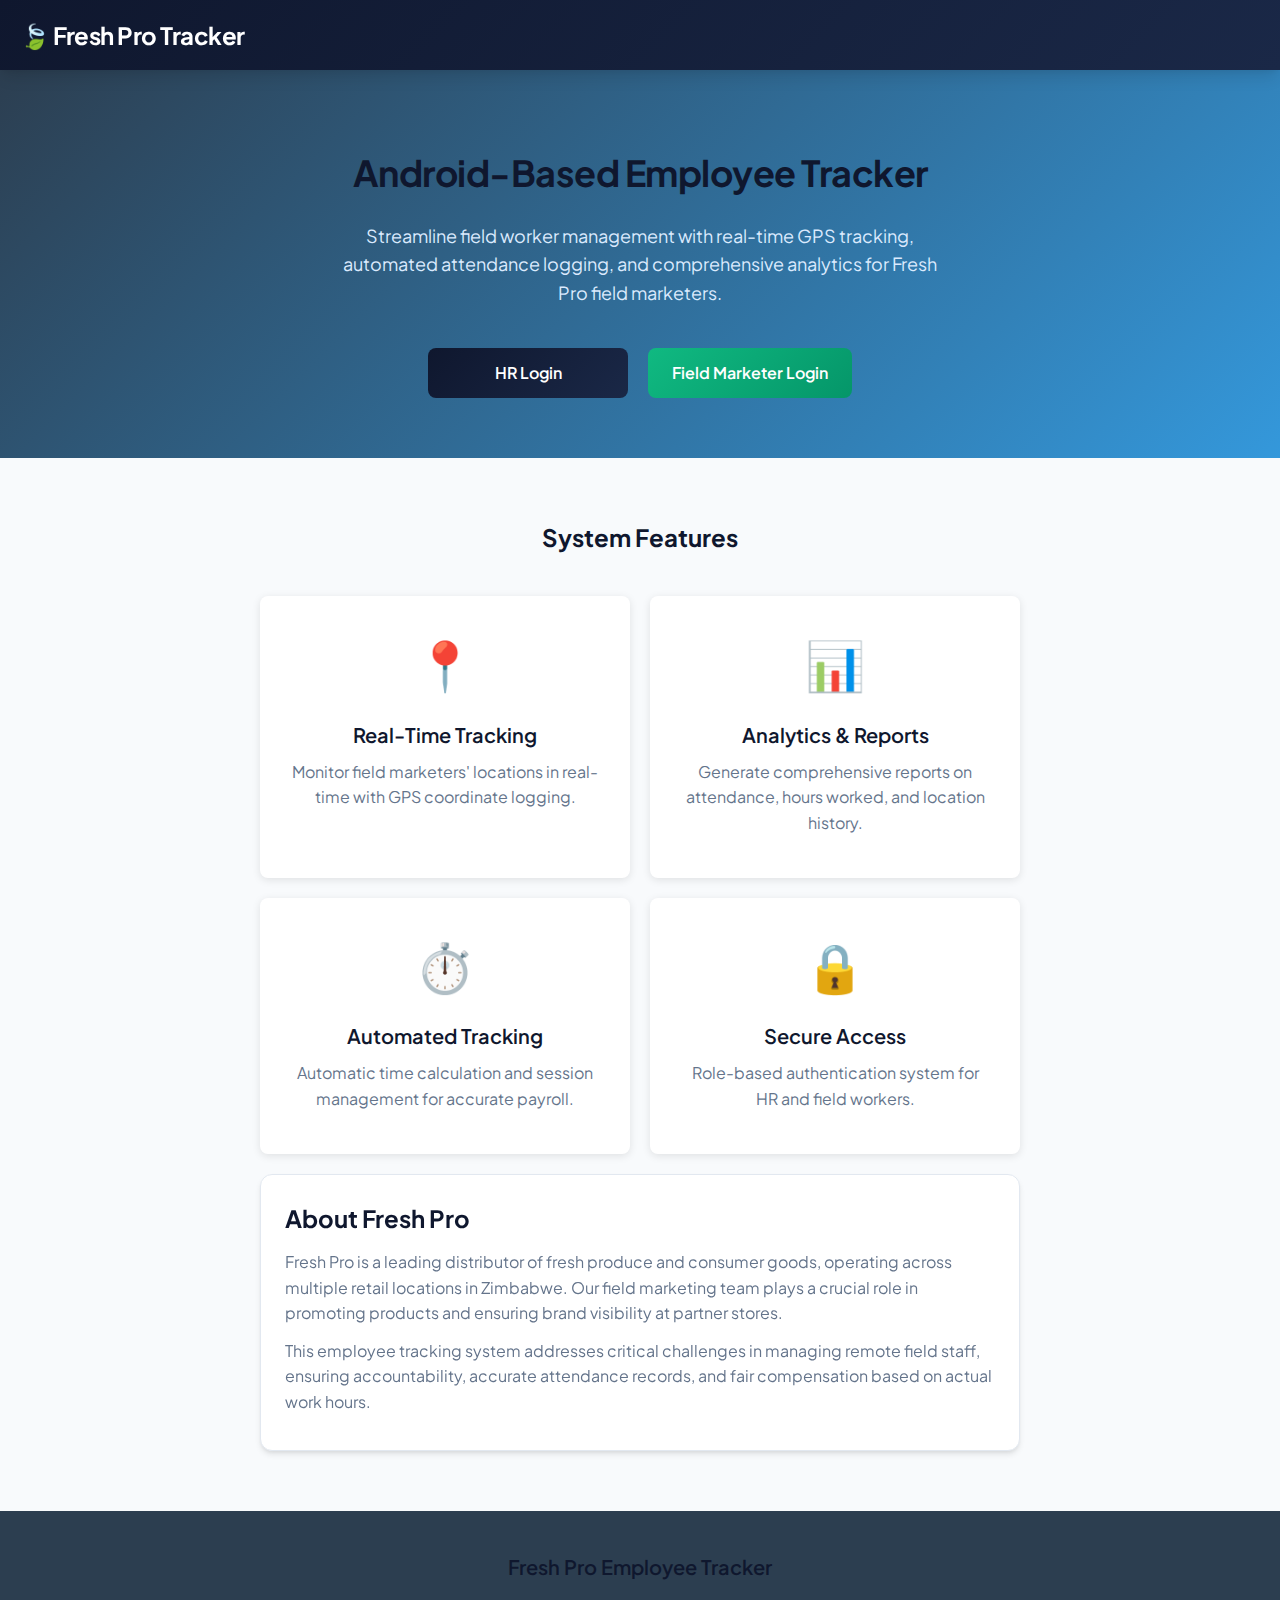
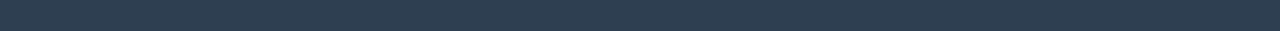
<file: index.html>
<!DOCTYPE html>
<html lang="en">

<head>
    <meta charset="UTF-8">
    <meta name="viewport" content="width=device-width, initial-scale=1.0">
    <title>Fresh Pro Employee Tracker</title>
    <link rel="stylesheet" href="styles.css">
    <style>
        .hero {
            background: linear-gradient(135deg, #2C3E50 0%, #3498DB 100%);
            color: white;
            padding: 80px 20px 60px;
            text-align: center;
            margin-top: 64px;
        }

        .hero h1 {
            font-size: 36px;
            margin-bottom: 20px;
        }

        .hero p {
            font-size: 18px;
            max-width: 600px;
            margin: 0 auto 40px;
        }

        .cta-buttons {
            display: flex;
            gap: 20px;
            justify-content: center;
            flex-wrap: wrap;
            padding: 0 20px;
        }

        .cta-buttons .btn {
            min-width: 200px;
        }

        .company-info {
            max-width: 800px;
            margin: 60px auto;
            padding: 0 20px;
        }

        .features {
            display: grid;
            grid-template-columns: repeat(auto-fit, minmax(250px, 1fr));
            gap: 20px;
            margin-top: 40px;
        }

        .feature-card {
            background: white;
            padding: 30px;
            border-radius: 8px;
            box-shadow: 0 2px 8px rgba(0, 0, 0, 0.1);
            text-align: center;
        }

        .feature-icon {
            font-size: 48px;
            margin-bottom: 16px;
        }

        footer {
            background-color: #2C3E50;
            color: white;
            padding: 40px 20px;
            text-align: center;
            margin-top: 60px;
        }

        @media (max-width: 767px) {
            .hero h1 {
                font-size: 28px;
            }

            .hero p {
                font-size: 16px;
            }

            .cta-buttons {
                flex-direction: column;
                align-items: center;
            }

            .cta-buttons .btn {
                width: 100%;
                max-width: 300px;
            }
        }
    </style>
</head>

<body>
    <!-- Navigation Bar -->
    <nav class="navbar">
        <div class="navbar-content">
            <a href="index.html" class="logo">🍃 Fresh Pro Tracker</a>
        </div>
    </nav>

    <!-- Hero Section -->
    <section class="hero">
        <h1>Android-Based Employee Tracker</h1>
        <p>Streamline field worker management with real-time GPS tracking, automated attendance logging, and
            comprehensive analytics for Fresh Pro field marketers.</p>

        <div class="cta-buttons">
            <a href="auth.html?type=hr" class="btn btn-primary">HR Login</a>
            <a href="auth.html?type=marketer" class="btn btn-secondary">Field Marketer Login</a>
        </div>
    </section>

    <!-- Features Section -->
    <section class="company-info">
        <h2 class="text-center">System Features</h2>
        <div class="features">
            <div class="feature-card">
                <div class="feature-icon">📍</div>
                <h3>Real-Time Tracking</h3>
                <p>Monitor field marketers' locations in real-time with GPS coordinate logging.</p>
            </div>
            <div class="feature-card">
                <div class="feature-icon">📊</div>
                <h3>Analytics & Reports</h3>
                <p>Generate comprehensive reports on attendance, hours worked, and location history.</p>
            </div>
            <div class="feature-card">
                <div class="feature-icon">⏱️</div>
                <h3>Automated Tracking</h3>
                <p>Automatic time calculation and session management for accurate payroll.</p>
            </div>
            <div class="feature-card">
                <div class="feature-icon">🔒</div>
                <h3>Secure Access</h3>
                <p>Role-based authentication system for HR and field workers.</p>
            </div>
        </div>

        <div class="card mt-20">
            <h2>About Fresh Pro</h2>
            <p>Fresh Pro is a leading distributor of fresh produce and consumer goods, operating across multiple retail
                locations in Zimbabwe. Our field marketing team plays a crucial role in promoting products and ensuring
                brand visibility at partner stores.</p>
            <p>This employee tracking system addresses critical challenges in managing remote field staff, ensuring
                accountability, accurate attendance records, and fair compensation based on actual work hours.</p>
        </div>
    </section>

    <!-- Footer -->
    <footer>
        <h3>Fresh Pro Employee Tracker</h3>
     <!--   <p>Contact: +263 772426617</p>-->
    </footer>
</body>

</html>
</file>
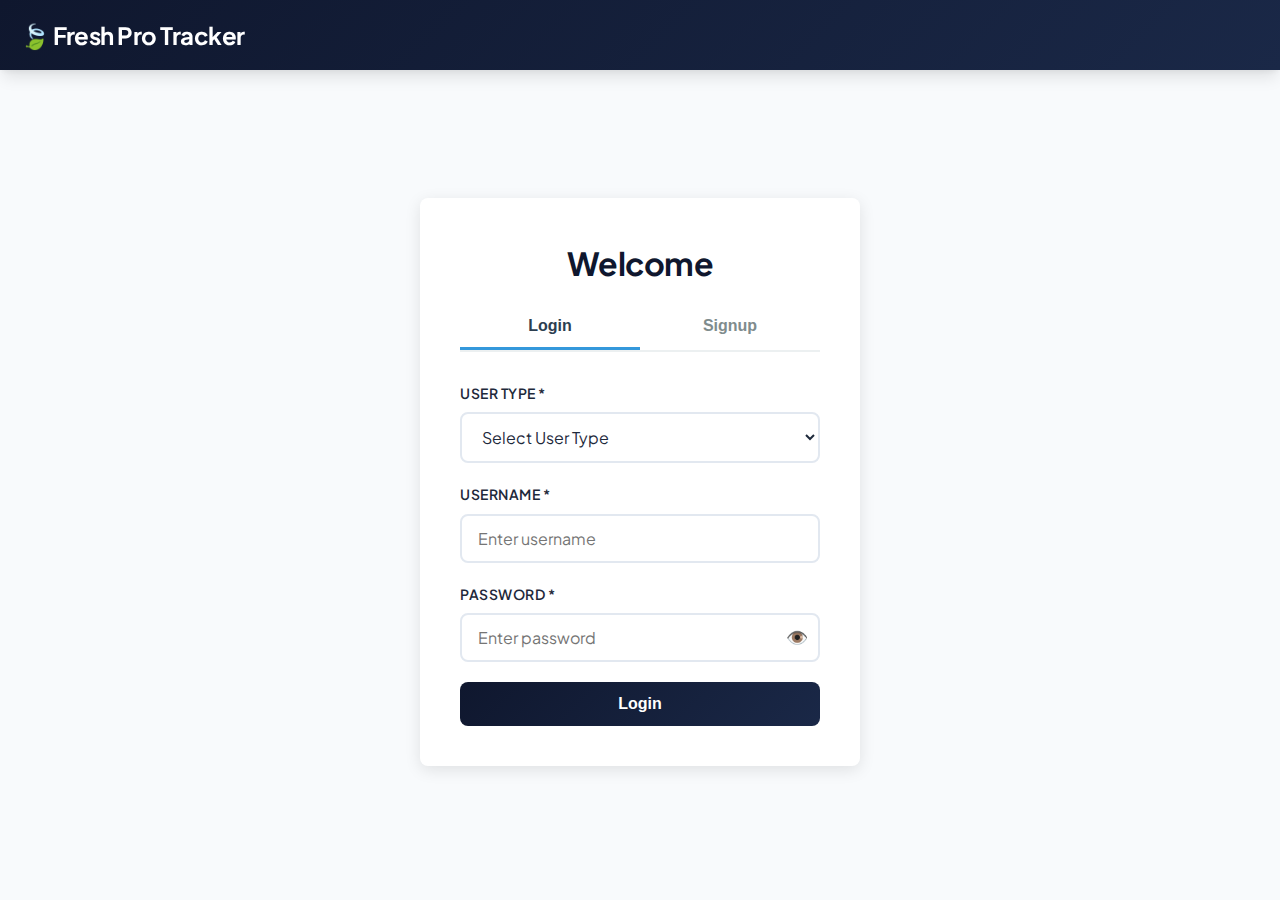
<file: auth.html>
<!DOCTYPE html>
<html lang="en">

<head>
    <meta charset="UTF-8">
    <meta name="viewport" content="width=device-width, initial-scale=1.0">
    <title>Authentication - Fresh Pro Tracker</title>
    <link rel="stylesheet" href="styles.css">
    <style>
        .auth-container {
            min-height: 100vh;
            display: flex;
            align-items: center;
            justify-content: center;
            padding: 20px;
            padding-top: 84px;
        }

        .auth-card {
            background: white;
            border-radius: 8px;
            box-shadow: 0 4px 16px rgba(0, 0, 0, 0.1);
            width: 100%;
            max-width: 440px;
            padding: 40px;
        }

        .auth-tabs {
            display: flex;
            margin-bottom: 30px;
            border-bottom: 2px solid #ECF0F1;
        }

        .auth-tab {
            flex: 1;
            padding: 12px;
            background: none;
            border: none;
            font-size: 16px;
            font-weight: 600;
            color: #7f8c8d;
            cursor: pointer;
            border-bottom: 3px solid transparent;
            transition: all 0.3s;
        }

        .auth-tab.active {
            color: #2C3E50;
            border-bottom-color: #3498DB;
        }

        .auth-form {
            display: none;
        }

        .auth-form.active {
            display: block;
        }

        .password-toggle {
            position: relative;
        }

        .password-toggle-btn {
            position: absolute;
            right: 12px;
            top: 50%;
            transform: translateY(-50%);
            background: none;
            border: none;
            cursor: pointer;
            font-size: 18px;
        }

        .password-strength {
            margin-top: 8px;
            font-size: 12px;
        }

        .strength-weak {
            color: #E74C3C;
        }

        .strength-medium {
            color: #F39C12;
        }

        .strength-strong {
            color: #27AE60;
        }

        @media (max-width: 767px) {
            .auth-card {
                padding: 30px 20px;
            }
        }
    </style>
</head>

<body>
    <!-- Navigation Bar -->
    <nav class="navbar">
        <div class="navbar-content">
            <a href="index.html" class="logo">🍃 Fresh Pro Tracker</a>
        </div>
    </nav>

    <!-- Authentication Container -->
    <div class="auth-container">
        <div class="auth-card">
            <h1 class="text-center">Welcome</h1>

            <!-- Tabs -->
            <div class="auth-tabs">
                <button class="auth-tab active" onclick="switchTab('login')">Login</button>
                <button class="auth-tab" onclick="switchTab('signup')">Signup</button>
            </div>

            <!-- Error/Success Messages -->
            <div id="message-area"></div>

            <!-- Login Form -->
            <form id="login-form" class="auth-form active">
                <div class="form-group">
                    <label class="form-label">User Type *</label>
                    <select id="login-usertype" class="form-select" onchange="toggleShopField()" required>
                        <option value="">Select User Type</option>
                        <option value="hr">HR Personnel</option>
                        <option value="marketer">Field Marketer</option>
                    </select>
                </div>

                <div class="form-group">
                    <label class="form-label">Username *</label>
                    <input type="text" id="login-username" class="form-input" placeholder="Enter username" required>
                </div>

                <div class="form-group">
                    <label class="form-label">Password *</label>
                    <div class="password-toggle">
                        <input type="password" id="login-password" class="form-input" placeholder="Enter password"
                            required>
                        <button type="button" class="password-toggle-btn"
                            onclick="togglePassword('login-password')">👁️</button>
                    </div>
                </div>

                <div class="form-group hidden" id="shop-field">
                    <label class="form-label">Select Shop *</label>
                    <select id="login-shop" class="form-select">
                        <option value="">Loading shops...</option>
                    </select>
                </div>

                <button type="submit" class="btn btn-primary" style="width: 100%;">Login</button>
            </form>

            <!-- Signup Form -->
            <form id="signup-form" class="auth-form">
                <div class="alert alert-info">
                    HR Personnel Only - Field marketers are registered by HR
                </div>

                <div class="form-group">
                    <label class="form-label">Full Name *</label>
                    <input type="text" id="signup-fullname" class="form-input" placeholder="Enter full name" required>
                </div>

                <div class="form-group">
                    <label class="form-label">Username *</label>
                    <input type="text" id="signup-username" class="form-input"
                        placeholder="Choose username (min 4 characters)" required>
                </div>

                <div class="form-group">
                    <label class="form-label">Password *</label>
                    <div class="password-toggle">
                        <input type="password" id="signup-password" class="form-input"
                            placeholder="Create password (min 6 characters)" required oninput="checkPasswordStrength()">
                        <button type="button" class="password-toggle-btn"
                            onclick="togglePassword('signup-password')">👁️</button>
                    </div>
                    <div id="password-strength" class="password-strength"></div>
                </div>

                <div class="form-group">
                    <label class="form-label">Confirm Password *</label>
                    <div class="password-toggle">
                        <input type="password" id="signup-confirm" class="form-input" placeholder="Confirm password"
                            required>
                        <button type="button" class="password-toggle-btn"
                            onclick="togglePassword('signup-confirm')">👁️</button>
                    </div>
                </div>

                <button type="submit" class="btn btn-secondary" style="width: 100%;">Create HR Account</button>
            </form>

            <!-- Loading Spinner -->
            <div id="loading-spinner" class="loading-spinner hidden"></div>
        </div>
    </div>

    <!-- Include config first -->
    <script src="js/config.js"></script>
    <script src="js/auth.js"></script>
</body>

</html>
</file>
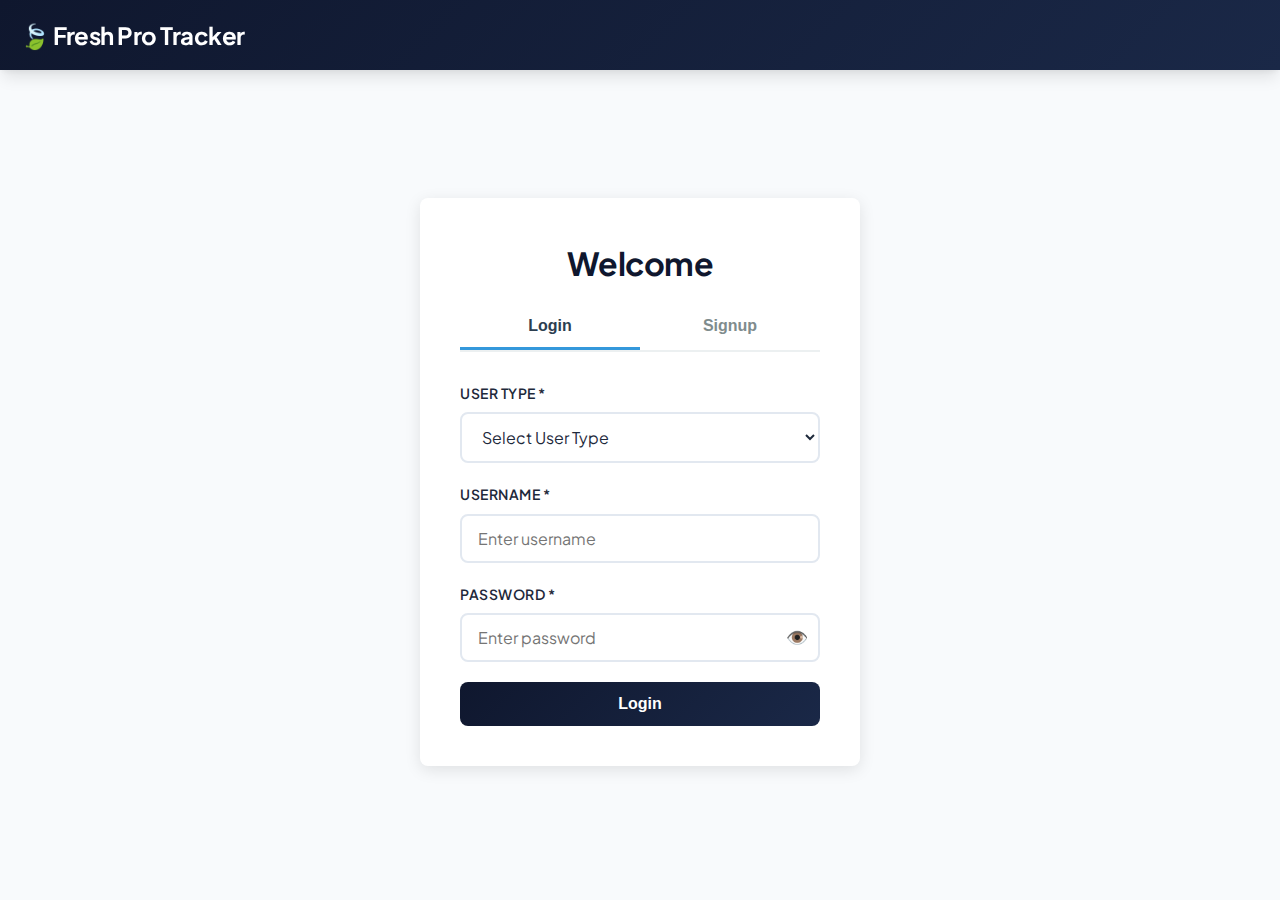
<file: marketer_dashboard.html>
<!DOCTYPE html>
<html lang="en">

<head>
    <meta charset="UTF-8">
    <meta name="viewport" content="width=device-width, initial-scale=1.0">
    <title>Marketer Dashboard - Fresh Pro Tracker</title>
    <link rel="stylesheet" href="styles.css">
    <style>
        .marketer-header {
            background: linear-gradient(135deg, #2C3E50 0%, #27AE60 100%);
            color: white;
            padding: 20px;
            margin-top: 64px;
            text-align: center;
        }

        header p {
            color: white;
        }

        .status-indicator {
            position: fixed;
            top: 74px;
            right: 20px;
            padding: 8px 16px;
            border-radius: 20px;
            font-size: 14px;
            font-weight: 600;
            display: flex;
            align-items: center;
            gap: 8px;
            z-index: 100;
        }

        .status-dot {
            width: 10px;
            height: 10px;
            border-radius: 50%;
            animation: pulse 2s infinite;
        }

        @keyframes pulse {

            0%,
            100% {
                opacity: 1;
            }

            50% {
                opacity: 0.5;
            }
        }

        .status-connected {
            background-color: var(--secondary);
            color: white;
        }

        .status-warning {
            background-color: var(--warning);
            color: white;
        }

        .time-display {
            font-size: 48px;
            font-weight: 700;
            color: var(--secondary);
            text-align: center;
            margin: 20px 0;
            font-family: 'Courier New', monospace;
        }

        .gps-coord {
            font-family: 'Courier New', monospace;
            font-size: 18px;
            color: var(--accent);
            font-weight: 600;
        }

        /* Logout button styling */
        .btn-logout {
            background-color: #e74c3c;
            color: white;
            border: none;
            padding: 8px 20px;
            border-radius: 6px;
            cursor: pointer;
            font-weight: 600;
            transition: background-color 0.3s;
        }

        .btn-logout:hover {
            background-color: #c0392b;
        }

        @media (max-width: 767px) {
            .status-indicator {
                top: 64px;
                right: 10px;
                font-size: 12px;
                padding: 6px 12px;
            }

            .time-display {
                font-size: 36px;
            }
        }
    </style>
</head>

<body>
    <nav class="navbar">
        <div class="navbar-content">
            <a href="#" class="logo">🍃 Fresh Pro Tracker</a>
            <button onclick="handleLogout()" class="btn-logout">Logout</button>
        </div>
    </nav>

    <div class="status-indicator status-connected" id="status-indicator">
        <span class="status-dot" style="background-color: white;"></span>
        <span id="status-text">Connected and Tracking</span>
    </div>

    <header class="marketer-header">
        <h1>Welcome <span id="marketername">Loading...</span></h1>
        <p id="current-datetime"></p>
    </header>

    <main style="max-width: 800px; margin: 0 auto; padding: 24px;">
        <div class="card">
            <div style="text-align: center;">
                <span id="activeStatus" class="badge badge-success"
                    style="font-size: 16px; padding: 8px 20px;">Active</span>
            </div>
            <h2 id="shop" class="text-center" style="margin-top: 20px;">Loading...</h2>
            <div style="border-top: 2px solid var(--background); margin: 20px 0; padding-top: 20px;">
                <p style="text-align: center; color: #7f8c8d; margin-bottom: 8px;">Time at Location</p>
                <div class="time-display" id="elapsed-time">00:00:00</div>
            </div>
            <div style="text-align: center; margin-top: 20px;">
                <p style="color: #7f8c8d; margin-bottom: 8px;">Login Time</p>
                <p id="loginTime" style="font-size: 20px; font-weight: 600;">Loading...</p>
            </div>
        </div>

        <div class="card">
            <h3 class="card-header">📍 GPS Coordinates</h3>
            <div style="display: grid; grid-template-columns: 1fr 1fr; gap: 20px;">
                <div>
                    <p style="color: #7f8c8d; margin-bottom: 8px;">Latitude</p>
                    <p class="gps-coord" id="latitude">Getting location...</p>
                </div>
                <div>
                    <p style="color: #7f8c8d; margin-bottom: 8px;">Longitude</p>
                    <p class="gps-coord" id="longitude">Getting location...</p>
                </div>
            </div>
            <div
                style="margin-top: 20px; padding: 12px; background-color: #e8f5e9; border-radius: 6px; border-left: 4px solid var(--secondary);">
                <p id="locationMessage" style="margin: 0; color: #2e7d32;">✓ GPS tracking active</p>
            </div>
        </div>

        <div class="card">
            <h3 class="card-header">👤 Personal Information</h3>
            <div style="display: grid; gap: 16px;">
                <div>
                    <p style="color: #7f8c8d; font-size: 14px;">Full Name</p>
                    <p id="markerterfullName" style="font-weight: 600;">Loading...</p>
                </div>
                <div>
                    <p style="color: #7f8c8d; font-size: 14px;">Marketer ID</p>
                    <p id="markerterID" style="font-weight: 600;">Loading...</p>
                </div>
                <div>
                    <p style="color: #7f8c8d; font-size: 14px;">Assigned Shop</p>
                    <p id="assignedShop" style="font-weight: 600;">Loading...</p>
                </div>
            </div>
        </div>

        <div class="card">
            <h3 class="card-header">📊 Today's Summary</h3>
            <div style="display: grid; grid-template-columns: repeat(auto-fit, minmax(150px, 1fr)); gap: 20px;">
                <div style="text-align: center;">
                    <p style="color: #7f8c8d; font-size: 14px; margin-bottom: 8px;">Total Hours Today</p>
                    <p id="todayHoursSpend" style="font-size: 32px; font-weight: 700; color: var(--primary);">0.0h</p>
                </div>
                <div style="text-align: center;">
                    <p style="color: #7f8c8d; font-size: 14px; margin-bottom: 8px;">First Login</p>
                    <p id="firstTimeLoginTime" style="font-size: 20px; font-weight: 600; color: var(--secondary);">--:--
                    </p>
                </div>
                <div style="text-align: center;">
                    <p style="color: #7f8c8d; font-size: 14px; margin-bottom: 8px;">Status</p>
                    <span id="active_Status" class="badge badge-success">Active</span>
                </div>
            </div>
        </div>

        <div id="alert-area"></div>
    </main>

    <script src="js/config.js"></script>
    <script src="js/m_dash_js.js"></script>
</body>

</html>
</file>
<file: styles.css>
/* Fresh Pro Employee Tracker - Styles */
/* Mobile-First Approach with Modern Aesthetics */

/* Import Fonts */
@import url('https://fonts.googleapis.com/css2?family=Plus+Jakarta+Sans:wght@400;500;600;700&family=Inter:wght@400;500;600;700&display=swap');

/* CSS Variables for Modern Color Scheme */
:root {
  --primary: #0F172E;
  --primary-light: #1A2847;
  --secondary: #10B981;
  --secondary-dark: #059669;
  --secondary-light: #D1FAE5;
  --accent: #3B82F6;
  --accent-light: #DBEAFE;
  --accent-dark: #1E40AF;
  --warning: #F59E0B;
  --danger: #EF4444;
  --danger-dark: #DC2626;
  --background: #F8FAFC;
  --surface: #FFFFFF;
  --surface-alt: #F1F5F9;
  --border: #E2E8F0;
  --text: #1E293B;
  --text-secondary: #64748B;
  --text-muted: #94A3B8;
  --white: #FFFFFF;
  --shadow-sm: 0 1px 2px 0 rgba(0, 0, 0, 0.05);
  --shadow-md: 0 4px 6px -1px rgba(0, 0, 0, 0.1), 0 2px 4px -1px rgba(0, 0, 0, 0.06);
  --shadow-lg: 0 10px 15px -3px rgba(0, 0, 0, 0.1), 0 4px 6px -2px rgba(0, 0, 0, 0.05);
  --shadow-xl: 0 20px 25px -5px rgba(0, 0, 0, 0.1), 0 10px 10px -5px rgba(0, 0, 0, 0.04);
  --border-radius: 12px;
  --transition: all 0.3s cubic-bezier(0.4, 0, 0.2, 1);
}

/* Reset and Base Styles */
* {
  margin: 0;
  padding: 0;
  box-sizing: border-box;
}

body {
  font-family: 'Plus Jakarta Sans', 'Inter', sans-serif;
  font-size: 16px;
  line-height: 1.6;
  color: var(--text);
  background-color: var(--background);
  -webkit-font-smoothing: antialiased;
  -moz-osx-font-smoothing: grayscale;
}

/* Typography */
h1 { 
  font-size: 32px; 
  font-weight: 700; 
  margin-bottom: 16px;
  color: var(--primary);
  letter-spacing: -0.5px;
}

h2 { 
  font-size: 24px; 
  font-weight: 700; 
  margin-bottom: 12px;
  color: var(--primary);
}

h3 { 
  font-size: 20px; 
  font-weight: 600; 
  margin-bottom: 8px;
  color: var(--primary);
}

p { margin-bottom: 12px; color: var(--text-secondary); }

.hero p{
  color: var(--accent-light);
}

/* Navigation Bar */
.navbar {
  background: linear-gradient(135deg, var(--primary) 0%, var(--primary-light) 100%);
  color: var(--white);
  padding: 16px 20px;
  position: fixed;
  top: 0;
  width: 100%;
  z-index: 1000;
  box-shadow: var(--shadow-lg);
  backdrop-filter: blur(10px);
}

.navbar-content {
  display: flex;
  justify-content: space-between;
  align-items: center;
  max-width: 1400px;
  margin: 0 auto;
}

.logo { 
  font-size: 24px; 
  font-weight: 700; 
  color: var(--white); 
  text-decoration: none;
  letter-spacing: -0.5px;
}

.menu-toggle { 
  display: none; 
  background: none; 
  border: none; 
  color: var(--white); 
  font-size: 24px; 
  cursor: pointer;
  transition: var(--transition);
}

.menu-toggle:hover {
  transform: scale(1.1);
}

/* Buttons */
.btn {
  display: inline-block;
  padding: 12px 24px;
  border-radius: 8px;
  font-size: 16px;
  font-weight: 600;
  text-decoration: none;
  border: none;
  cursor: pointer;
  transition: var(--transition);
  min-height: 44px;
  text-align: center;
  position: relative;
  overflow: hidden;
}

.btn::before {
  content: '';
  position: absolute;
  top: 50%;
  left: 50%;
  width: 0;
  height: 0;
  border-radius: 50%;
  background: rgba(255, 255, 255, 0.3);
  transform: translate(-50%, -50%);
  transition: width 0.6s, height 0.6s;
}

.btn:active::before {
  width: 300px;
  height: 300px;
}

.btn-primary { 
  background: linear-gradient(135deg, var(--primary) 0%, var(--primary-light) 100%);
  color: var(--white); 
}

.btn-primary:hover { 
  transform: translateY(-2px);
  box-shadow: var(--shadow-lg);
}

.btn-secondary { 
  background: linear-gradient(135deg, var(--secondary) 0%, var(--secondary-dark) 100%);
  color: var(--white); 
}

.btn-secondary:hover { 
  transform: translateY(-2px);
  box-shadow: var(--shadow-lg);
}

.btn-accent { 
  background: linear-gradient(135deg, var(--accent) 0%, var(--accent-dark) 100%);
  color: var(--white); 
}

.btn-accent:hover {
  transform: translateY(-2px);
  box-shadow: var(--shadow-lg);
}

.btn-danger { 
  background: linear-gradient(135deg, var(--danger) 0%, var(--danger-dark) 100%);
  color: var(--white); 
}

.btn-danger:hover {
  transform: translateY(-2px);
  box-shadow: var(--shadow-lg);
}

.btn-outline { 
  background-color: transparent; 
  border: 2px solid var(--primary); 
  color: var(--primary);
}

.btn-outline:hover {
  background-color: var(--primary);
  color: var(--white);
}

/* Cards */
.card {
  background-color: var(--surface);
  border-radius: var(--border-radius);
  padding: 24px;
  margin-bottom: 20px;
  box-shadow: var(--shadow-md);
  border: 1px solid var(--border);
  transition: var(--transition);
  backdrop-filter: blur(10px);
}

.card:hover {
  box-shadow: var(--shadow-lg);
  border-color: var(--accent-light);
  transform: translateY(-2px);
}

.card-header {
  border-bottom: 2px solid var(--border);
  padding-bottom: 12px;
  margin-bottom: 16px;
}

/* Forms */
.form-group {
  margin-bottom: 20px;
}

.form-label {
  display: block;
  margin-bottom: 8px;
  font-weight: 600;
  color: var(--text);
  font-size: 14px;
  text-transform: uppercase;
  letter-spacing: 0.5px;
}

.form-input, .form-select {
  width: 100%;
  padding: 12px 16px;
  border: 2px solid var(--border);
  border-radius: 8px;
  font-size: 16px;
  min-height: 44px;
  transition: var(--transition);
  background-color: var(--surface);
  color: var(--text);
  font-family: 'Plus Jakarta Sans', sans-serif;
}

.form-input:focus, .form-select:focus {
  outline: none;
  border-color: var(--accent);
  box-shadow: 0 0 0 3px var(--accent-light), var(--shadow-md);
  background-color: var(--white);
}

/* Alerts and Notifications */
.alert {
  padding: 16px;
  border-radius: 8px;
  margin-bottom: 20px;
  border-left: 4px solid;
  font-weight: 500;
  animation: slideIn 0.3s ease-out;
}

@keyframes slideIn {
  from {
    opacity: 0;
    transform: translateY(-10px);
  }
  to {
    opacity: 1;
    transform: translateY(0);
  }
}

.alert-success { 
  background-color: var(--secondary-light); 
  color: var(--secondary-dark); 
  border-color: var(--secondary);
}

.alert-warning { 
  background-color: #FEF3C7; 
  color: #92400E; 
  border-color: var(--warning);
}

.alert-danger { 
  background-color: #FEE2E2; 
  color: var(--danger-dark); 
  border-color: var(--danger);
}

.alert-info { 
  background-color: var(--accent-light); 
  color: var(--accent-dark); 
  border-color: var(--accent);
}

/* Status Badges */
.badge {
  display: inline-block;
  padding: 6px 12px;
  border-radius: 6px;
  font-size: 12px;
  font-weight: 700;
  text-transform: uppercase;
  letter-spacing: 0.5px;
}

.badge-success { 
  background: linear-gradient(135deg, var(--secondary-light) 0%, #A7F3D0 100%);
  color: var(--secondary-dark); 
}

.badge-warning { 
  background-color: #FEF3C7; 
  color: #92400E; 
}

.badge-danger { 
  background: linear-gradient(135deg, #FEE2E2 0%, #FECACA 100%);
  color: var(--danger-dark); 
}

.badge-info { 
  background: linear-gradient(135deg, var(--accent-light) 0%, #BFDBFE 100%);
  color: var(--accent-dark); 
}

/* Tables */
/*.table-container {
  overflow-x: auto;
  margin-bottom: 20px;
  border-radius: 8px;
  border: 1px solid var(--border);
}*/
/* Table Container - Horizontal Scroll */
.table-container {
    width: 100%;
    overflow-x: auto;
    overflow-y: visible;
    margin: 20px 0;
    border-radius: 8px;
    box-shadow: 0 2px 4px rgba(0,0,0,0.1);
}

/* Prevent table from breaking layout */
.table-container table {
    min-width: 100%;
    width: max-content;
    border-collapse: collapse;
    background: white;
}

/* Scrollbar styling */
.table-container::-webkit-scrollbar {
    height: 8px;
}

.table-container::-webkit-scrollbar-track {
    background: #f1f1f1;
    border-radius: 4px;
}

.table-container::-webkit-scrollbar-thumb {
    background: #27ae60;
    border-radius: 4px;
}

.table-container::-webkit-scrollbar-thumb:hover {
    background: #229954;
}

table {
  width: 100%;
  border-collapse: collapse;
  background-color: var(--surface);
}

th, td {
  padding: 16px;
  text-align: left;
  border-bottom: 1px solid var(--border);
}

th {
  background: linear-gradient(135deg, var(--primary) 0%, var(--primary-light) 100%);
  color: var(--white);
  font-weight: 600;
  font-size: 14px;
  text-transform: uppercase;
  letter-spacing: 0.5px;
}

tr:nth-child(even) { 
  background-color: var(--surface-alt); 
}

tr:hover {
  background-color: var(--accent-light);
  transition: var(--transition);
}

/* Dashboard Layout */
.dashboard {
  display: flex;
  min-height: 100vh;
  padding-top: 64px;
}

.sidebar {
  width: 260px;
  background: linear-gradient(180deg, var(--primary) 0%, var(--primary-light) 100%);
  color: var(--white);
  padding: 20px;
  position: fixed;
  height: calc(100vh - 64px);
  overflow-y: auto;
  box-shadow: var(--shadow-lg);
}

.sidebar-nav {
  list-style: none;
}

.sidebar-nav li {
  margin-bottom: 8px;
}

.sidebar-nav a {
  display: block;
  padding: 12px 16px;
  color: var(--text-muted);
  text-decoration: none;
  border-radius: 8px;
  transition: var(--transition);
  font-weight: 500;
  border-left: 3px solid transparent;
}

.sidebar-nav a:hover, .sidebar-nav a.active {
  background-color: rgba(255, 255, 255, 0.15);
  color: var(--white);
  border-left-color: var(--secondary);
  padding-left: 13px;
}

.main-content {
  flex: 1;
  padding: 24px;
  margin-left: 260px;
  background: linear-gradient(135deg, var(--background) 0%, var(--surface-alt) 100%);
}

/* Grid System */
.row {
  display: flex;
  flex-wrap: wrap;
  margin: -10px;
}

.col {
  flex: 1;
  padding: 10px;
  min-width: 280px;
}

/* Utility Classes */
.text-center { text-align: center; }
.text-right { text-align: right; }
.mt-20 { margin-top: 20px; }
.mb-20 { margin-bottom: 20px; }
.hidden { display: none !important; }

/* Loading Spinner */
.loading-spinner {
  border: 4px solid var(--accent-light);
  border-top: 4px solid var(--accent);
  border-radius: 50%;
  width: 40px;
  height: 40px;
  animation: spin 1s linear infinite;
  margin: 20px auto;
}

@keyframes spin {
  0% { transform: rotate(0deg); }
  100% { transform: rotate(360deg); }
}

/* Modern Gradient Backgrounds */
.gradient-primary {
  background: linear-gradient(135deg, var(--primary) 0%, var(--primary-light) 100%);
}

.gradient-secondary {
  background: linear-gradient(135deg, var(--secondary) 0%, var(--secondary-dark) 100%);
}

.gradient-accent {
  background: linear-gradient(135deg, var(--accent) 0%, var(--accent-dark) 100%);
}

/* Responsive Design - Tablet */
@media (max-width: 1023px) {
  .sidebar {
    width: 220px;
  }
  .main-content {
    margin-left: 220px;
  }
}

/* Responsive Design - Mobile */
@media (max-width: 767px) {
  .menu-toggle { display: block; }
  
  .sidebar {
    transform: translateX(-100%);
    transition: transform 0.3s ease-in-out;
    z-index: 999;
    width: 100%;
  }
  
  .sidebar.active {
    transform: translateX(0);
  }
  
  .main-content {
    margin-left: 0;
    padding: 16px;
  }
  
  .row {
    flex-direction: column;
  }
  
  .col {
    width: 100%;
  }
  
  table {
    font-size: 14px;
  }
  
  th, td {
    padding: 12px 8px;
  }
  
  h1 { font-size: 28px; }
  h2 { font-size: 22px; }
  
  .btn {
    padding: 10px 20px;
    font-size: 14px;
  }
}

/* ============================================
   LOADING SPINNER
   ============================================ */

/* Overlay for loading state */
.loading-overlay {
    position: fixed;
    top: 0;
    left: 0;
    width: 100%;
    height: 100%;
    background: rgba(0, 0, 0, 0.5);
    display: flex;
    justify-content: center;
    align-items: center;
    z-index: 9999;
}

.loading-overlay.hidden {
    display: none;
}

/* Loading Spinner */
.loading-spinner {
    border: 4px solid #e8f5e9;
    border-top: 4px solid #27ae60;
    border-radius: 50%;
    width: 50px;
    height: 50px;
    animation: spin 1s linear infinite;
}

@keyframes spin {
    0% { transform: rotate(0deg); }
    100% { transform: rotate(360deg); }
}


/* ============================================
   ERROR/SUCCESS NOTIFICATIONS
   ============================================ */

.notification {
    position: fixed;
    top: 80px;
    right: 20px;
    padding: 16px 24px;
    border-radius: 8px;
    box-shadow: 0 4px 12px rgba(0,0,0,0.15);
    z-index: 1000;
    animation: slideIn 0.3s ease-out;
    max-width: 400px;
}

.notification.error {
    background: #e74c3c;
    color: white;
}

.notification.success {
    background: #27ae60;
    color: white;
}

.notification.warning {
    background: #f39c12;
    color: white;
}

@keyframes slideIn {
    from {
        transform: translateX(400px);
        opacity: 0;
    }
    to {
        transform: translateX(0);
        opacity: 1;
    }
}

/* ============================================
   RESPONSIVE ADJUSTMENTS
   ============================================ */

@media (max-width: 768px) {
    .table-container {
        font-size: 14px;
    }
    
    .table-container table {
        min-width: 600px; /* Minimum width to maintain readability */
    }
}

/* Slide out animation for notifications */
@keyframes slideOut {
    from {
        transform: translateX(0);
        opacity: 1;
    }
    to {
        transform: translateX(400px);
        opacity: 0;
    }
}
/* =============================================== */
/* Mobile sidebar toggle */
@media (max-width: 768px) {
  .sidebar {
    position: fixed;
    left: 0;
    top: 64px;
    width: 250px;
    height: calc(100vh - 64px);
    background: white;
    transform: translateX(-100%);
    transition: transform 0.3s ease;
    z-index: 1000;
    box-shadow: 2px 0 8px rgba(0, 0, 0, 0.1);
  }
  
  .sidebar.active {
    transform: translateX(0);
  }
  
  body.sidebar-open {
    overflow: hidden;
  }
  
  .menu-toggle {
    display: block;
    background: none;
    border: none;
    font-size: 24px;
    cursor: pointer;
    padding: 8px;
    color: white;
  }
}

@media (min-width: 769px) {
  .menu-toggle {
    display: none;
  }
}
/* =============*/
</file>
